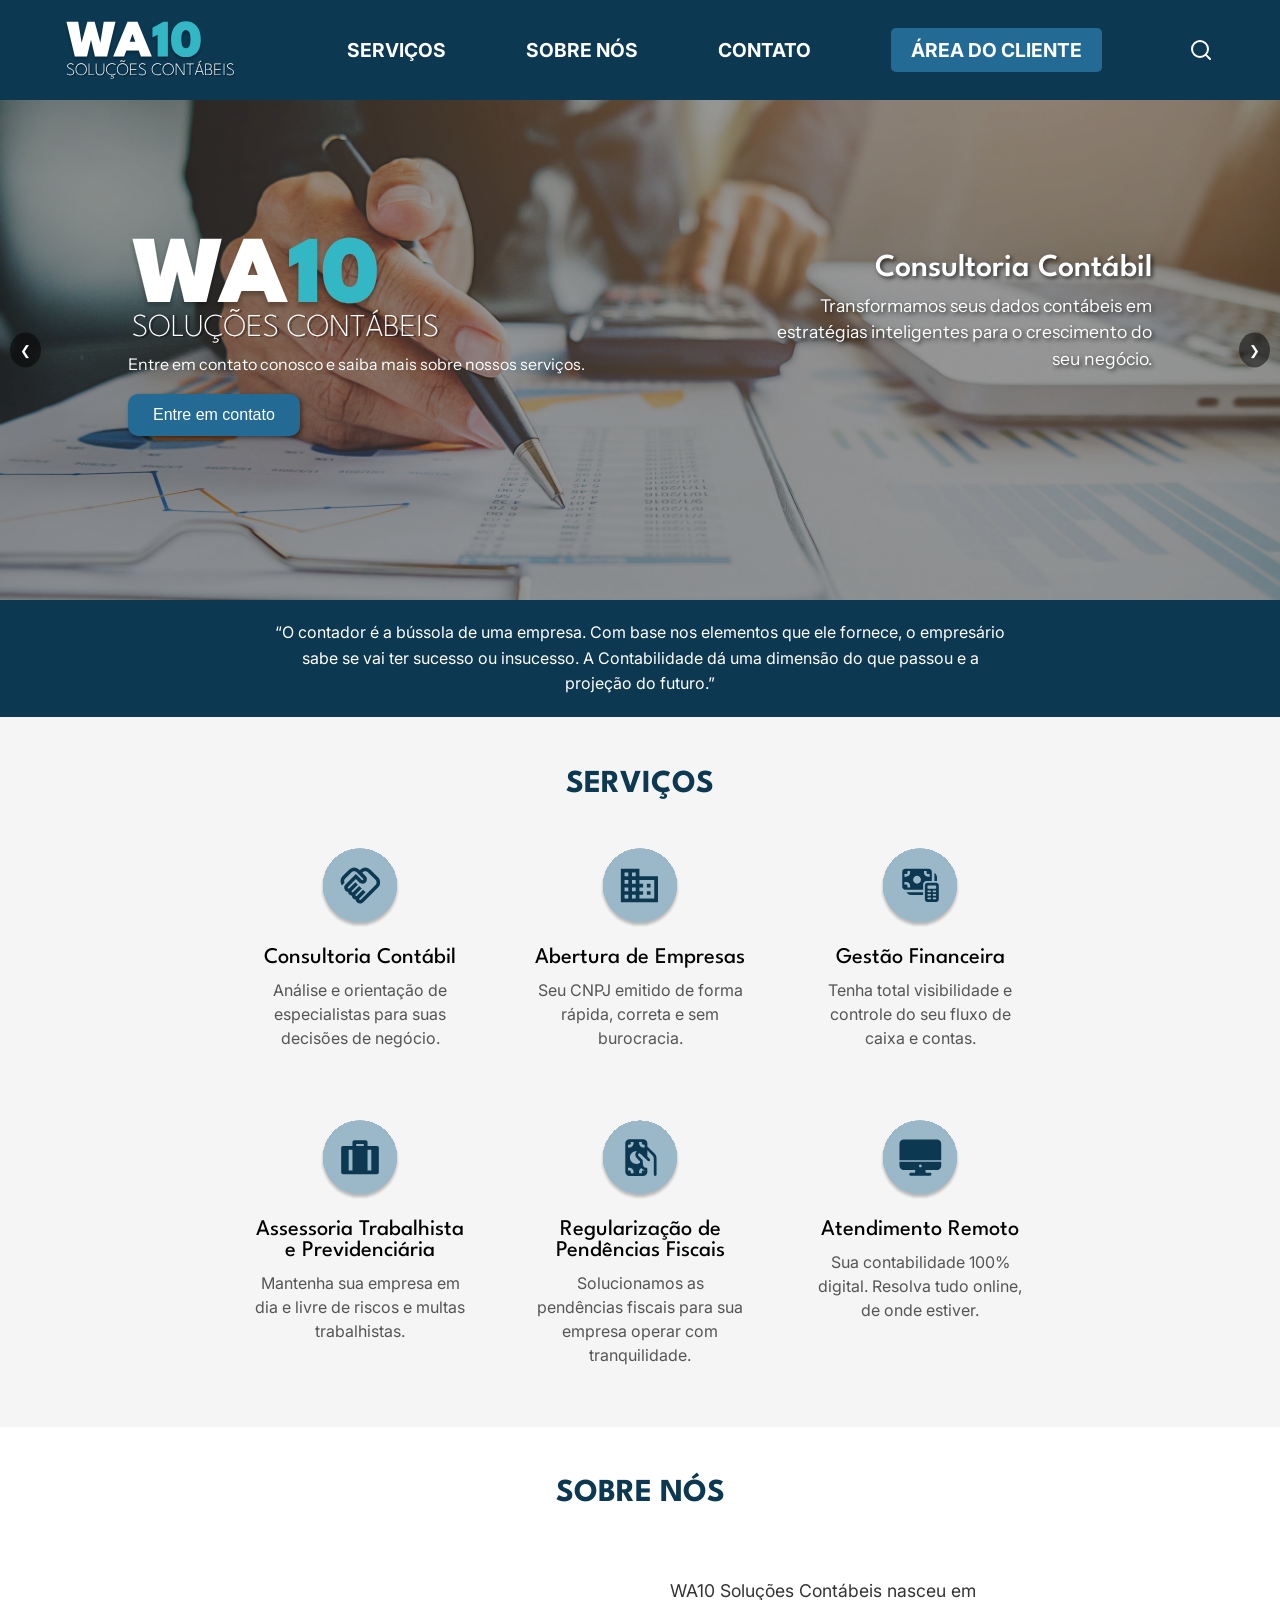
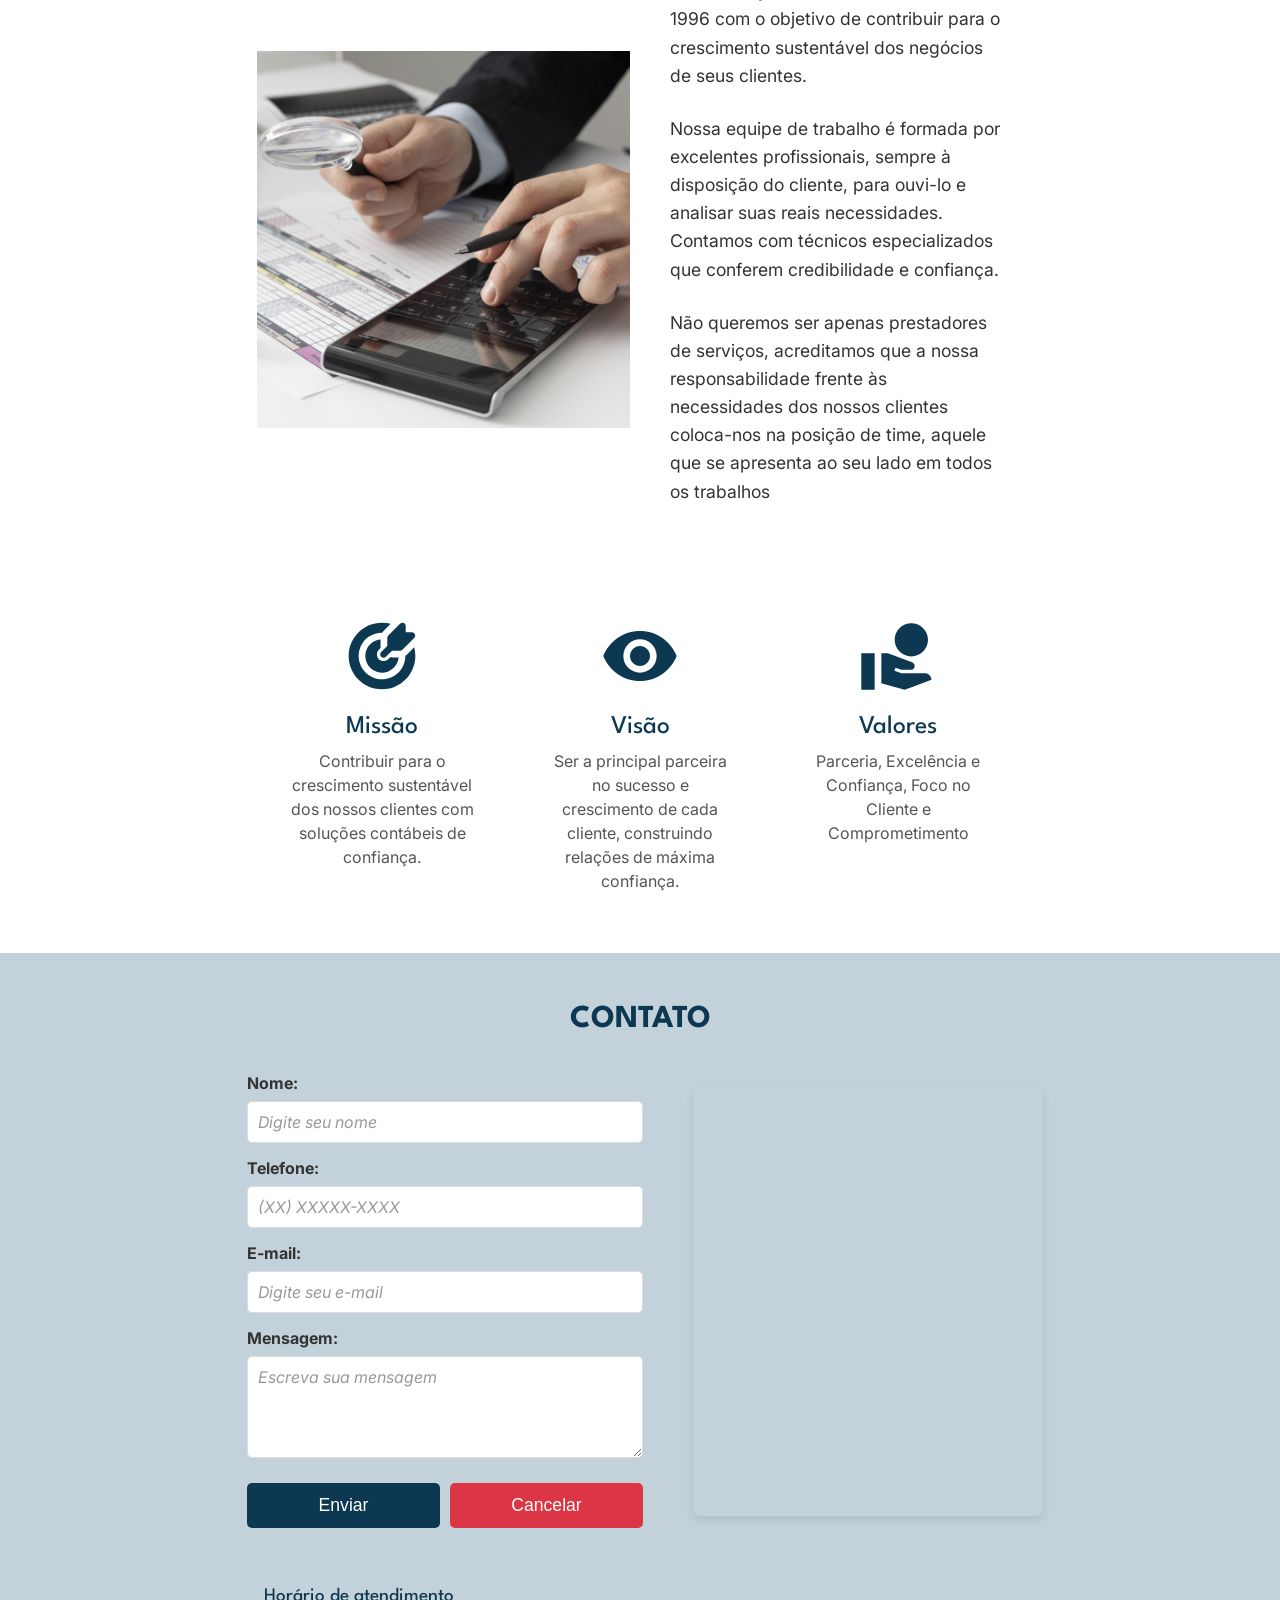
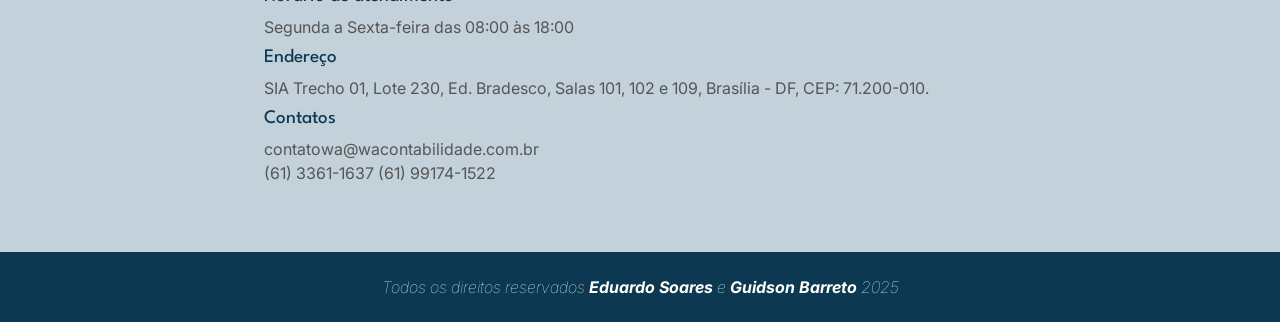
<file: Projeto Integrador 2° Semestre-WA10/index.html>
<!DOCTYPE html>
<html lang="pt-br">
<head>
    <meta charset="UTF-8">
    <meta name="viewport" content="width=device-width, initial-scale=1.0">
    <meta name="description" content="WA10 Soluções Contábeis oferece serviços de contabilidade, consultoria contábil, gestão financeira, atendimento remoto, abertura de empresas, regularização fiscal e assessoria trabalhista em Brasília. Nossa missão é contribuir para o crescimento sustentável dos negócios de nossos clientes com soluções contábeis de confiança.">
    <meta name="keywords" content="Contabilidade, Consultoria Contábil, Gestão Financeira, Atendimento Remoto, Abertura de Empresas, Regularização Fiscal, Assessoria Trabalhista, Brasília, WA10 Soluções Contábeis">
    <meta name="author" content="WA10 Soluções Contábeis">
    <title>WA10 Soluções Contábeis</title>
    <link rel="stylesheet" href="style.css">
    <script src="slide.js" defer></script>
    <script src="botoes.js" defer></script>
    <script src="menu.js" defer></script>
</head>
<body>
        
<nav>
    <div class="nav-conteudo">
        <a href="#" class="logo-menu"><img class="logo-menu" src="Icones/Logo.svg" alt="Logo em azul claro e branco escrito WA10."></a>

        <div class="menu-links" id="menu-links-pc">
            <a href="#pag-servicos"><b>SERVIÇOS</b></a>
            <a href="#pag-sobre"><b>SOBRE NÓS</b></a>
            <a href="#pag-contato"><b>CONTATO</b></a>
            <a href="login.html" class="botao-portal"><b>ÁREA DO CLIENTE</b></a>
        </div>

        <div class="pesquisa-container" id="pesquisa-container">
            <input type="search" class="search-input" id="search-input" placeholder="Pesquisar">
            <button class="botao-pesquisa" id="botao-pesquisa" aria-label="Abrir/Fechar pesquisa">
                <svg xmlns="http://www.w3.org/2000/svg" width="24" height="24" viewBox="0 0 24" fill="none" stroke="currentColor" stroke-width="2" stroke-linecap="round" stroke-linejoin="round"><circle cx="11" cy="11" r="8"></circle><line x1="21" y1="21" x2="16.65" y2="16.65"></line></svg>
            </button>
        </div>
    </div>

    <div class="menu-lateral" id="menu-lateral">
        <a href="#pag-servicos"><b>SERVIÇOS</b></a>
        <a href="#pag-sobre"><b>SOBRE NÓS</b></a>
        <a href="#pag-contato"><b>CONTATO</b></a>
        <a href="login.html" class="botao-portal-mobile"><b>ÁREA DO CLIENTE</b></a>
    </div>

    <button class="menu-hamburguer" id="menu-hamburguer" aria-label="Abrir menu">
        <span class="linha"></span>
        <span class="linha"></span>
        <span class="linha"></span>
    </button>
</nav>

    <header>
        <div class="carousel">
            <div class="carousel-inner">
                <div class="carousel-item active">
                    <img class="slide" src="img/Banner1.jpg" alt="Uma pessoa está digitando em um laptop, com gráficos e números visíveis na tela. Ao lado do laptop, há uma prancheta com um documento e uma caneta."> 
                    <div class="sobreposicao-slide"> 
                        <div class="conteudo-alinhado-d-slide"> 
                        <h1 class="titulo-legenda">Consultoria Contábil</h1>
                        <p class="texto-servico">Transformamos seus dados contábeis em estratégias inteligentes para o crescimento do seu negócio.</p>
                        </div>

                        <div class="conteudo-alinhado-e-slide"> 
                            <div class="logo"><img id="logo" src="Icones/Logo.svg" alt="Logo em azul claro e branco escrito WA10."></div>
                            <p class="texto-acao">Entre em contato conosco e saiba mais sobre nossos serviços.</p>
                            <button class="botao-acao"><a href="#pag-contato">Entre em contato</a></button>
                        </div>
                    </div>
                </div>
                <div class="carousel-item">
                    <img class="slide" src="img/Banner2.jpg" alt="Uma pessoa está usando uma caneta para apontar para um documento com gráficos e tabelas, enquanto a outra mão opera uma calculadora. Há um laptop ao fundo.">
                    <div class="sobreposicao-slide">
                        <div class="conteudo-alinhado-d-slide">
                        <h1 class="titulo-legenda">Atendimento Remoto</h1>
                        <p class="texto-servico">Fale com nossos especialistas com a mesma segurança de uma reunião presencial, mas com a agilidade que só o ambiente digital oferece.</p>
                       </div> 
                       <div class="conteudo-alinhado-e-slide">
                            <div class="logo"><img id="logo" src="Icones/Logo.svg" alt="Logo em azul claro e branco escrito WA10."></div>
                            <p class="texto-acao">Experimente a praticidade do nosso atendimento digital</p>
                            <button class="botao-acao"><a href="#pag-contato">Entre em Contato</a></button>
                        </div>
                    </div>
                </div>
                <div class="carousel-item">
                    <img class="slide" src="img/Banner3.jpg" alt="Uma mão estendida, com a palma para cima, mostra uma projeção de um gráfico de barras com uma seta apontando para cima, simbolizando crescimento.">
                    <div class="sobreposicao-slide">
                        <div class="conteudo-alinhado-d-slide">
                        <h1 class="titulo-legenda">Gestão Financeira</h1>
                        <p class="texto-servico">Deixe a rotina financeira conosco e ganhe mais tempo para focar no que realmente importa: o crescimento da sua empresa.</p>
                        </div>
                        <div class="conteudo-alinhado-e-slide">
                            <div class="logo"><img id="logo" src="Icones/Logo.svg" alt="Logo em azul claro e branco escrito WA10."></div>
                            <p class="texto-acao">Descubra como podemos cuidar do seu financeiro.</p>
                            <button class="botao-acao"><a href="#pag-contato">Entre em contato</a></button>
                        </div>
                    </div>
                </div>
            </div>
            <button class="carousel-control-prev" onclick="prevSlide()">&#10094;</button>
            <button class="carousel-control-next" onclick="nextSlide()">&#10095;</button>
        </div>
    </header>

    <article id="frase"> 
        <p id>“O contador é a bússola de uma empresa. Com base nos elementos que ele fornece, o empresário sabe se vai ter sucesso ou insucesso. A Contabilidade dá uma dimensão do que passou e a projeção do futuro.”</p>
    </article>

    <main id="pag-servicos">
        <h2>SERVIÇOS</h2>
        
        <div id="servicos"> 
            <div class="card">
                <div class="icone">
                    <img src="Icones/Servico_1.svg" alt=""> 
                </div>
                <div class="titulo-servico">
                    <h4>Consultoria Contábil</h4>
                </div>
                <div class="descricao-servico">
                    <p class="p-card"> Análise e orientação de especialistas para suas decisões de negócio.</p> <!--Classe específica para o P dos cards-->
                </div>
            </div>

            <div class="card">
                <div class="icone">
                    <img src="Icones/Servico_2.svg" alt="">
                </div>
                <div class="titulo-servico">
                    <h4>Abertura de Empresas</h4>
                </div>
                <div class="descricao-servico">
                    <p class="p-card">Seu CNPJ emitido de forma rápida, correta e sem burocracia.</p>
                </div>
            </div>
            
            <div class="card">
                <div class="icone">
                    <img src="Icones/Servico_3.svg" alt="">
                </div>
                <div class="titulo-servico">
                    <h4>Gestão Financeira</h4>
                </div>
                <div class="descricao-servico">
                    <p class="p-card">Tenha total visibilidade e controle do seu fluxo de caixa e contas.</p>
                </div>
            </div>

            <div class="card">
                <div class="icone">
                    <img src="Icones/Servico_4.svg" alt="">
                </div>
                <div class="titulo-servico">
                    <h4>Assessoria Trabalhista e Previdenciária</h4>
                </div>
                <div class="descricao-servico">
                    <p class="p-card">Mantenha sua empresa em dia e livre de riscos e multas trabalhistas.</p>
                </div>
            </div>

            <div class="card">
                <div class="icone">
                    <img src="Icones/Servico_5.svg" alt="">
                </div>
                <div class="titulo-servico">
                    <h4>Regularização de Pendências Fiscais</h4>
                </div>
                <div class="descricao-servico">
                    <p class="p-card">Solucionamos as pendências fiscais para sua empresa operar com tranquilidade.</p>
                </div>
            </div>

            <div class="card">
                <div class="icone">
                    <img src="Icones/Servico_6.svg" alt="">
                </div>
                <div class="titulo-servico">
                    <h4>Atendimento Remoto</h4>
                </div>
                <div class="descricao-servico">
                    <p class="p-card">Sua contabilidade 100% digital. Resolva tudo online, de onde estiver.</p>
                </div>
            </div>
        </div>
    </main>

    <section id="pag-sobre"> 
        <h2>SOBRE NÓS</h2>
        <div class="conteudo-sobre">
            <div id="foto-sobre"> 
                <img src="img/Seção-sobre.jpg" alt="Uma pessoa está analisando documentos financeiros com uma lupa em uma mão e usando uma caneta e uma calculadora com a outra mão.">
            </div>
            <div id="texto-sobre-nos"> 
            <p>WA10 Soluções Contábeis nasceu em 1996 com o objetivo de contribuir para o crescimento sustentável dos negócios de seus clientes.</p>

            <p>Nossa equipe de trabalho é formada por excelentes profissionais, sempre à disposição do cliente, para ouvi-lo e analisar suas reais necessidades. Contamos com técnicos especializados que conferem credibilidade e confiança.</p>

            <p>Não queremos ser apenas prestadores de serviços, acreditamos que a nossa responsabilidade frente às necessidades dos nossos clientes coloca-nos na posição de time, aquele que se apresenta ao seu lado em todos os trabalhos </p>
            </div>
        </div>

        <div class="mvv-container">
        <div class="missao-visao-valores">
            <div class="sobre-icone"> <img src="Icones/missao.svg" alt=""></div>
            <div class="sobre-titulo"><h4>Missão</h4></div>
            <div class="sobre-texto"><p>Contribuir para o crescimento sustentável dos nossos clientes com soluções contábeis de confiança.</p></div>
        </div>

        <div class="missao-visao-valores">
            <div class="sobre-icone"><img src="Icones/visao.svg" alt=""></div>
            <div class="sobre-titulo"><h4>Visão</h4></div>
            <div class="sobre-texto"><p>Ser a principal parceira no sucesso e crescimento de cada cliente, construindo relações de máxima confiança.</p></div>
        </div>
        <div class="missao-visao-valores">
            <div class="sobre-icone"><img src="Icones/valores.svg" alt=""></div>
            <div class="sobre-titulo"><h4>Valores</h4></div>
            <div class="sobre-texto"><p>Parceria, Excelência e Confiança, Foco no Cliente e Comprometimento</p></div>
        </div>

        

    </section>

    <section id="pag-contato">
        <h2>CONTATO</h2>

        <div class="formulario">
            <form action="#" method="get">
                <label for="nome">Nome:</label>
                <input type="text" id="nome" name="nome" required placeholder="Digite seu nome">

                <label for="telefone">Telefone:</label>
                <input type="tel" name="telefone" id="telefone" required placeholder="(XX) XXXXX-XXXX" pattern="\(\d{2}\) \d{5}-\d{4}" title="Formato: (XX) XXXXX-XXXX">

                <label for="email">E-mail:</label>
                <input type="email" id="email" name="email" required   placeholder="Digite seu e-mail">

                <label for="mensagem">Mensagem:</label>
                <textarea id="mensagem" name="mensagem" rows="4" required placeholder="Escreva sua mensagem"></textarea>

                <div class="botoes-form"> <button type="submit" class="botao-enviar">Enviar</button> <button type="button" class="botao-cancelar">Cancelar</button> </div>
            </form>

            <div id="mapa">
                <iframe src="https://www.google.com/maps/embed?pb=!1m18!1m12!1m3!1d3838.936165154478!2d-47.9538421!3d-15.8073196!2m3!1f0!2f0!3f0!3m2!1i1024!2i768!4f13.1!3m3!1m2!1s0x935a311fd2cb652d%3A0x65cdfd1df3371b3e!2zV0ExMCBTb2x1w6fDtWVzIENvbnTDoWJlaXM!5e0!3m2!1spt-BR!2sbr!4v1752683069348!5m2!1spt-BR!2sbr" width="30%" height="450" style="border: 1px;;" allowfullscreen="" loading="lazy" referrerpolicy="no-referrer-when-downgrade"></iframe>
            </div>
        </div>

        <div id="infos">
            <div class="funcionamento">
                <h4>Horário de atendimento</h4>
                <p>Segunda a Sexta-feira das 08:00 às 18:00</p>
            </div>
            <div class="funcionamento">
                <h4>Endereço</h4>
                <p>SIA Trecho 01, Lote 230, Ed. Bradesco, Salas 101, 102 e 109, Brasília - DF, CEP: 71.200-010.</p>
            </div>
            <div class="funcionamento">
                <h4>Contatos</h4>
                <p>contatowa@wacontabilidade.com.br </p>
                <p>(61) 3361-1637 (61) 99174-1522</p>
            </div>

            
            
        </div>
    </section>

    <div id="bt-topo"> 
        <a href="#"><img src="Icones/topo.svg" alt="Clique para voltar ao topo"></a>
    </div>

    <div id="whats"><img src="Icones/logo-whatsapp.svg" alt="Logo Whatsapp"></div>

    <div id="insta"><img src="Icones/logo_instagram.svg"></div>

    <div id="face"><img src="Icones/logo_facebook.svg"></div>
    
    <footer>
        <p>Todos os direitos reservados <strong>Eduardo Soares</strong> e <strong>Guidson Barreto</strong>  2025</p>
    </footer>

</body>
</html>
</file>
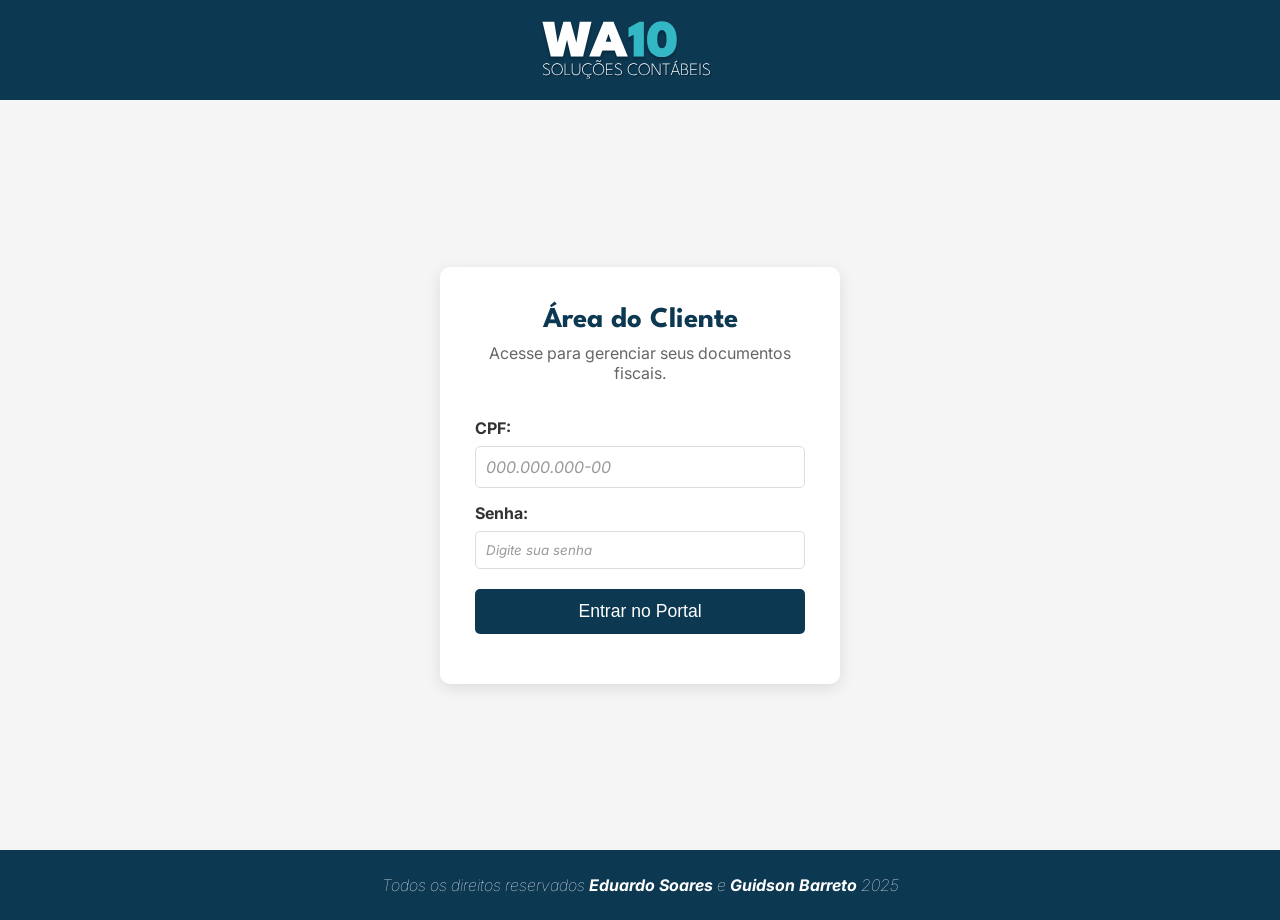
<file: Projeto Integrador 2° Semestre-WA10/login.html>
<!DOCTYPE html>
<html lang="pt-br">
<head>
    <meta charset="UTF-8">
    <meta name="viewport" content="width=device-width, initial-scale=1.0">
    <title>Login - WA10 Portal do Cliente</title>
    <link rel="stylesheet" href="style.css">
    <link rel="icon" type="image/svg+xml" href="Icones/Logo.svg">
</head>
<body>
        
    <nav style="justify-content: center;">
        <div class="nav-conteudo" style="justify-content: center; width: auto;">
            <a href="index.html" class="logo-menu">
                <img class="logo-menu" src="Icones/Logo.svg" alt="Logo WA10 Soluções Contábeis">
            </a>
        </div>
    </nav>

    <main id="pag-login">
        <div class="login-card">
            <h2>Área do Cliente</h2>
            <p style="margin-bottom: 25px; color: #666; font-family: 'Inter';">
                Acesse para gerenciar seus documentos fiscais.
            </p>
            
            <div class="formulario" style="width: 100%; margin: 0;">
                <form action="portal.html">
                    
                    <label for="cpf" style="text-align: left;">CPF:</label>
                    <input type="text" id="cpf" name="cpf" required placeholder="000.000.000-00">

                    <label for="senha" style="text-align: left;">Senha:</label>
                    <input type="password" id="senha" name="senha" required placeholder="Digite sua senha" 
                           style="padding: 10px; margin-bottom: 20px; border: 1px solid #ddd; border-radius: 5px; width: 100%; box-sizing: border-box; font-family: 'Inter';">

                    <button type="submit" class="botao-enviar">Entrar no Portal</button>
                    
                </form>
            </div>
        </div>
    </main>

    <footer>
        <p>Todos os direitos reservados <strong>Eduardo Soares</strong> e <strong>Guidson Barreto</strong> 2025</p>
    </footer>

</body>
</html>
</file>
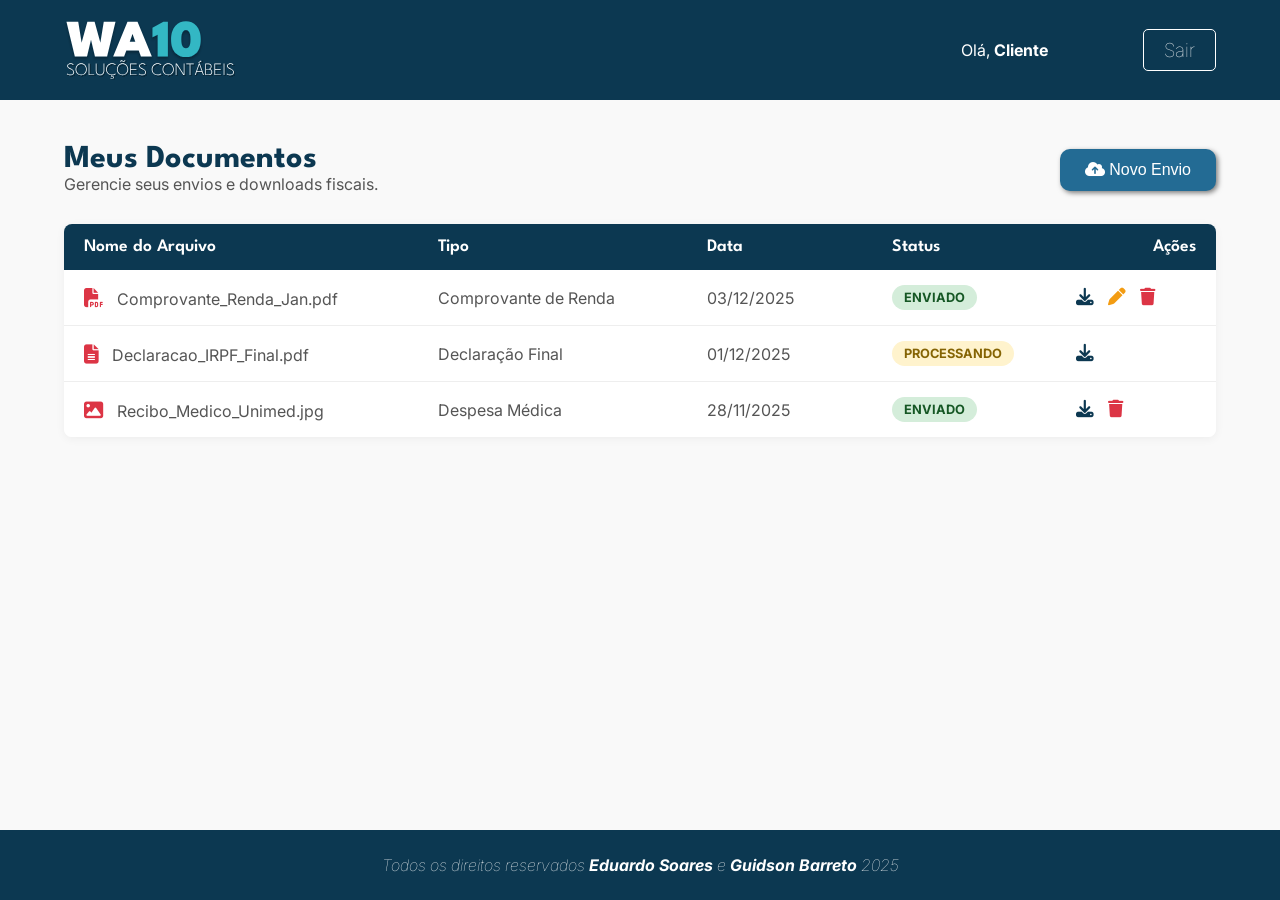
<file: Projeto Integrador 2° Semestre-WA10/portal.html>
<!DOCTYPE html>
<html lang="pt-br">
<head>
    <meta charset="UTF-8">
    <meta name="viewport" content="width=device-width, initial-scale=1.0">
    <title>Painel do Cliente - WA10 Soluções Contábeis</title>
    <link rel="stylesheet" href="style.css">
    <link rel="stylesheet" href="https://cdnjs.cloudflare.com/ajax/libs/font-awesome/6.4.0/css/all.min.css">
</head>
<body>
        
    <nav>
        <div class="nav-conteudo" style="">
            <a href="index.html" class="logo-menu">
                <img class="logo-menu" src="Icones/Logo.svg" alt="Logo WA10">
            </a>
            
            <div class="menu-links">
                <span style="color: white; font-family: 'Inter'; font-size: 1rem; margin-right: 15px;">
                    Olá, <strong>Cliente</strong>
                </span>
                <a href="login.html" class="btn-sair">Sair</a>
            </div>
        </div>
    </nav>

    <main id="pag-portal">
        
        <div class="portal-header">
            <div>
                <h2>Meus Documentos</h2>
                <p>
                    Gerencie seus envios e downloads fiscais.
                </p>
            </div>
            <button class="botao-acao">
                <i class="fa-solid fa-cloud-arrow-up"></i> Novo Envio
            </button>
        </div>

        <div class="lista-docs-container">
            
            <div class="doc-header">
                <div>Nome do Arquivo</div>
                <div>Tipo</div>
                <div>Data</div>
                <div>Status</div>
                <div style="text-align: right;">Ações</div>
            </div>

            <div class="doc-item">
                <div class="doc-col" data-label="Arquivo">
                    <span class="file-icon"><i class="fa-solid fa-file-pdf"></i></span>
                    Comprovante_Renda_Jan.pdf
                </div>
                <div class="doc-col" data-label="Tipo">Comprovante de Renda</div>
                <div class="doc-col" data-label="Data">03/12/2025</div>
                <div class="doc-col" data-label="Status">
                    <span class="status enviado">Enviado</span>
                </div>
                <div class="doc-col acoes" data-label="Ações">
                    <button class="btn-icon" title="Baixar"><i class="fa-solid fa-download"></i></button>
                    <button class="btn-icon" title="Editar" style="color: #f39c12;"><i class="fa-solid fa-pen"></i></button>
                    <button class="btn-icon" title="Excluir" style="color: #dc3545;"><i class="fa-solid fa-trash"></i></button>
                </div>
            </div>

            <div class="doc-item">
                <div class="doc-col" data-label="Arquivo">
                    <span class="file-icon"><i class="fa-solid fa-file-lines"></i></span>
                    Declaracao_IRPF_Final.pdf
                </div>
                <div class="doc-col" data-label="Tipo">Declaração Final</div>
                <div class="doc-col" data-label="Data">01/12/2025</div>
                <div class="doc-col" data-label="Status">
                    <span class="status pendente">Processando</span>
                </div>
                <div class="doc-col acoes" data-label="Ações">
                    <button class="btn-icon" title="Baixar"><i class="fa-solid fa-download"></i></button>
                </div>
            </div>

            <div class="doc-item">
                <div class="doc-col" data-label="Arquivo">
                    <span class="file-icon"><i class="fa-solid fa-image"></i></span>
                    Recibo_Medico_Unimed.jpg
                </div>
                <div class="doc-col" data-label="Tipo">Despesa Médica</div>
                <div class="doc-col" data-label="Data">28/11/2025</div>
                <div class="doc-col" data-label="Status">
                    <span class="status enviado">Enviado</span>
                </div>
                <div class="doc-col acoes" data-label="Ações">
                    <button class="btn-icon" title="Baixar"><i class="fa-solid fa-download"></i></button>
                    <button class="btn-icon" title="Excluir" style="color: #dc3545;"><i class="fa-solid fa-trash"></i></button>
                </div>
            </div>

        </div>
    </main>

    <footer>
        <p>Todos os direitos reservados <strong>Eduardo Soares</strong> e <strong>Guidson Barreto</strong> 2025</p>
    </footer>

</body>
</html>
</file>
<file: Projeto Integrador 2° Semestre-WA10/style.css>
@import url('https://fonts.googleapis.com/css2?family=Instrument+Sans:ital,wght@0,400..700;1,400..700&family=Inter:ital,opsz,wght@0,14..32,100..900;1,14..32,100..900&family=League+Spartan:wght@100..900&display=swap');

* {
    margin: 0;
    padding: 0;
    box-sizing: border-box;
}

@import url('https://fonts.googleapis.com/css2?family=Instrument+Sans:ital,wght@0,400..700;1,400..700&family=Inter:ital,opsz,wght@0,14..32,100..900;1,14..32,100..900&family=League+Spartan:wght@100..900&display=swap');


.carousel {
    position: relative;
    width: 100%;
    overflow: hidden;
}

.carousel-inner {
    display: flex;

    transition: transform 0.5s ease;
}

.carousel-item {
    min-width: 100%;
    position: relative;

    display: flex;

    justify-content: center;

    align-items: center;

}


.carousel-control-prev,
.carousel-control-next {
    position: absolute;
    top: 50%;
    transform: translateY(-50%);
    background-color: rgba(0, 0, 0, 0.5);
    color: white;
    border: none;
    padding: 10px;
    cursor: pointer;
    border-radius: 50%;
    z-index: 3;
}

.carousel-control-prev {
    left: 10px;
}

.carousel-control-next {
    right: 10px;
}


.slide {
    width: 100%;
    height: 350px;
    display: block;
    height: auto;
    max-height: 500px;
    object-fit: cover;
    filter: brightness(0.6);
}

.sobreposicao-slide {
    position: absolute;
    top: 0;
    left: 0;
    width: 100%;
    height: 100%;
    display: flex;
    flex-direction: column;
    box-sizing: border-box;
    z-index: 2;
    color: white;

}

p {
    font-family: 'Inter', sans-serif;
}

h1,
h4 {
    font-family: 'League Spartan', sans-serif;
    font-weight: 450;
}

.descricao-servico {
    font-family: 'Instrument Sans', sans-serif;
}

.titulo-legenda {
    font-family: 'League Spartan', sans-serif;
    position: static;
    margin-bottom: 10px;
    text-shadow: 2px 2px 4px rgba(0, 0, 0, 0.7);
    font-size: 2rem;
    font-weight: 550;
    align-self: flex-end;
    text-align: right;
}

.texto-servico {
    font-family: 'Instrument Sans', sans-serif;
    text-shadow: 2px 2px 4px rgba(0, 0, 0, 0.7);
    margin-bottom: 20px;
    max-width: 50%;
    font-size: 1.1rem;
    line-height: 1.5;
    align-self: flex-end;
    text-align: right;
}


.conteudo-alinhado-d-slide {
    
    text-align: right;
    width: 100%;
    display: flex;
    flex-direction: column;
    align-items: flex-end;
    padding-left: 30%;
    padding-right: 10%;
    padding-top: 12%;
    position: absolute;

}

.conteudo-alinhado-e-slide {
    
    text-align: left;
    width: 100%;
    display: flex;
    flex-direction: column;
    align-items: flex-start;
    padding-left: 10%;
    padding-right: 30%;
    padding-top: 10%;
    position: absolute;
}

.logo {
    margin-bottom: 5px;
    width: 150px;
    height: auto;

}

.texto-acao {
    font-family: 'Instrument Sans', sans-serif;
    margin-bottom: 20px;
    font-size: 1rem;

}

.botao-acao {
    padding: 12px 25px;
    background-color: #236B94;
    color: white;
    border: none;
    box-shadow: 2px 2px 5px rgba(0, 0, 0, 0.5);
    border-radius: 10px;
    cursor: pointer;
    font-size: 1rem;
    transition: background-color 0.3s ease;
}

.botao-acao:hover {
    background-color: #1a516d;
}

.botao-acao a {
    color: inherit;
    text-decoration: none;
    display: block;
}

nav {
    width: 100%;
    background-color: #0C3851;
    position: sticky;
    top: 0px;
    z-index: 10;
    display: flex;
    justify-content: center;
    align-items: center;
    padding: 1rem 0;
}


.nav-conteudo {
    width: 70%;
    display: flex;
    justify-content: space-evenly;
    align-items: center;
    gap: 40px;
}

.logo-menu {
    width: 200px;
    height: auto;
}

.menu-links {
    display: flex;
    gap: 80px;
    align-items: center;
}

.menu-links a {
    color: white;
    font-family: "Inter", sans-serif;
    text-decoration: none;
    font-size: 1.2rem;
    font-weight: lighter;
    transition: color 0.3s ease;
}

.menu-links a:hover {
    color: #a7d9f7;
}

.pesquisa-container {
    display: flex;
    align-items: center;
}

.botao-pesquisa {
    background: none;
    border: none;
    cursor: pointer;
    padding: 5px;
}

.botao-pesquisa svg {
    stroke: white;
    width: 22px;
    height: 22px;
}

.search-input {
    width: 0;
    padding: 8px 0;
    border: none;
    border-bottom: 2px solid white;
    background-color: transparent;
    color: white;
    font-size: 1rem;
    font-family: "Inter", sans-serif;
    outline: none;
    opacity: 0;
    visibility: hidden;
    transition: all 0.4s ease-in-out;
    transform: translateX(20px);
}

.search-input::placeholder {
    color: rgba(255, 255, 255, 0.7);
}

.pesquisa-container.ativo .search-input {
    width: 200px;
    opacity: 1;
    visibility: visible;
    padding: 8px 10px;
    transform: translateX(0);
}


.menu-lateral {
    display: none;
}

.menu-hamburguer {
    display: none;
}

#frase {
    width: 100%;
    height: auto;
    background-color: #0C3851;
    padding: 20px;
    clear: both;
}

#frase p {
    color: white;
    font-family: "Inter";
    font-size: 1rem;
    text-align: center;
    padding: 0 20%;
    line-height: 1.6;
}

#pag-servicos {

    width: 100%;
    min-height: auto;
    padding: 40px 20px;
    float: left;
    background-color: #f5f5f5;
}

#pag-servicos h2 {
    font-family: 'League Spartan', sans-serif;
    text-align: center;
    font-size: 2rem;
    margin-top: 0.8rem;
    margin-bottom: 1.8rem;
    color: #0C3851;

}

#servicos {
    display: flex;
    flex-wrap: wrap;
    justify-content: center;
    gap: 30px;
    max-width: 70%;
    margin: 0 auto;
}

.card {
    padding: 20px;
    text-align: center;
    max-width: 250px;
    display: flex;
    flex-direction: column;
    align-items: center;
    transition: transform 0.3s ease;
}

.card:hover {
    transform: translateY(-5px);
}

.icone img {
    width: 80px;
    height: 80px;
    margin-bottom: 15px;
    border-radius: 50%;
}



.titulo-servico h4 {
    font-size: 1.4rem;
    margin-bottom: 10px;
    text-align: center;
}

.p-card {
    font-size: 1rem;
    color: #555;
    line-height: 1.5;
    text-align: center;
}


#pag-sobre {
    width: 100%;
    background-color: #ffffff;
    clear: both;
    padding: 40px 20px;
    display: flex;
    flex-direction: column;
    align-items: center;
}


#pag-sobre h2 {
    font-family: 'League Spartan', sans-serif;
    text-align: center;
    font-size: 2rem;
    margin-top: 0.8rem;
    margin-bottom: 1.8rem;
    color: #0C3851;

}

.conteudo-sobre {
    display: flex;
    flex-wrap: wrap;
    justify-content: center;
    align-items: center;
    gap: 20px;
    max-width: 1000px;
    margin: 0 auto;
    padding: 20px;
    width: 70%;
}

#foto-sobre {
    flex: 1;
    min-width: 280px;
    max-width: 45%;
}

#foto-sobre img {
    max-width: 100%;
    height: 70%;
}

#texto-sobre-nos {
    flex: 2;
    min-width: 280px;
    max-width: 45%;
    display: flex;
    flex-direction: column;
    gap: 25px;
    ;
    font-size: 1.1rem;
    line-height: 1.6;
    color: #333;
    padding: 20px;
    align-items: center;

}

#texto-sobre-nos p {
    margin: 0;
    text-align: left;
    font-family: 'Inter', sans-serif;
}

.mvv-container {
    display: flex;
    flex-wrap: wrap;
    justify-content: center;
    gap: 30px;
    width: 60%;
    max-width: 1200px;
    margin-top: 50px;
}

.missao-visao-valores {
    display: flex;
    flex-direction: column;
    align-items: center;
    text-align: center;
    flex: 1;
    min-width: 200px;
    max-width: 50%;
    padding: 20px;
    transition: transform 0.3s ease;
}


.missao-visao-valores .sobre-icone {
    margin-bottom: 15px;
}

.missao-visao-valores .sobre-icone img {
    width: 80px;
    height: 80px;
}

.missao-visao-valores .sobre-titulo {
    font-size: 1.6rem;
    font-weight: bold;
    color: #0C3851;
    margin-bottom: 10px;
}

.missao-visao-valores .sobre-titulo p {
    margin: 0;
}

.missao-visao-valores .sobre-texto {
    font-size: 1rem;
    color: #555;
    line-height: 1.5;
}

.sobre-texto {
    font-family: 'Inter', sans-serif;
}

.sobre-titulo {
    font-family: 'League Sparta', sans-serif;
}


#pag-contato {
    width: 100%;
    height: auto;
    background-color: #c3d2da;
    clear: both;

}

#pag-contato {
    width: 100%;
    min-height: 500px;
    background-color: #c3d2da;
    clear: both;
    padding: 40px 20px;
    display: flex;
    flex-direction: column;
    align-items: center;
}

#pag-contato h2 {
    font-family: 'League Spartan', sans-serif;
    text-align: center;
    font-size: 2rem;
    margin-top: 0.8rem;
    margin-bottom: 1.8rem;
    color: #0C3851;

}

.formulario {
    display: flex;
    flex-wrap: wrap;
    justify-content: center;
    align-items: center;
    gap: 40px;
    width: 65%;
    max-width: 1000px;
    margin: 0 auto;
}

.formulario form {
    flex: 1;
    min-width: 350px;
    max-width: 100%;
    display: flex;
    flex-direction: column;
    padding: 10px;
}

.formulario label {
    margin-bottom: 8px;
    font-weight: bold;
    color: #333;
}

.formulario input[type="text"],
.formulario input[type="tel"],
.formulario input[type="email"],
.formulario textarea {
    padding: 10px;
    margin-bottom: 15px;
    border: 1px solid #ddd;
    border-radius: 5px;
    font-size: 1rem;
    width: 100%;
    box-sizing: border-box;
}

.formulario textarea {
    resize: vertical;
}

.formulario button {
    padding: 12px 20px;
    background-color: #0C3851;
    color: white;
    border: none;
    border-radius: 5px;
    cursor: pointer;
    font-size: 1.1rem;
    transition: background-color 0.3s ease;
    align-self: flex-start;
}

.formulario button:hover {
    background-color: #236B94;
}

.botoes-form {
    display: flex;
    gap: 10px;
    margin-top: 10px;
    width: 100%;
    justify-content: space-between;
}

.botoes-form button {
    padding: 12px 20px;
    color: white;
    border: none;
    border-radius: 5px;
    cursor: pointer;
    font-size: 1.1rem;
    transition: background-color 0.3s ease;
    flex: 1;
    max-width: calc(50% - 1%);
    box-sizing: border-box;
}

.botoes-form .botao-enviar {
    background-color: #0C3851;
}

.botoes-form .botao-enviar:hover {
    background-color: #236B94;
}

.botoes-form .botao-cancelar {
    background-color: #dc3545;
}

.botoes-form .botao-cancelar:hover {
    background-color: #c82333;
}

label,
input,
textarea {
    font-family: 'Inter', sans-serif;
}

::placeholder {
    color: #999;
    font-style: italic;
    font-family: 'Inter', sans-serif;
}

#mapa {
    flex: 1;
    max-width: 350px;
    min-width: 350;
    display: flex;
    justify-content: center;
    align-items: center;
    border-radius: 8px;
    box-shadow: 0 4px 8px rgba(0, 0, 0, 0.1);
    height: 100%;

}

#mapa iframe {
    width: 100%;
    max-width: 100%;
    min-width: 350px;
    height: 430px;
    border: 2px;
    border-radius: 8px;
}

#infos {
    display: flex;
    flex-wrap: wrap;
    justify-content: center;
    align-items: flex-start;
    max-width: 65%;
    min-width: 350px;
    padding: 1.7rem;
    gap: 10px;
    margin: 0 auto;
    box-sizing: border-box;
    padding-top: 50px;

}

.funcionamento {
    flex: 1;
    min-width: 400px;
    max-width: 100%;
    display: flex;
    flex-direction: column;
    align-items: flex-start;

}

.funcionamento h4 {
    font-size: 1.2rem;
    color: #0C3851;
    margin-bottom: 10px;
    text-align: left;
    width: 100%;
}

.funcionamento p {
    font-size: 1rem;
    color: #555;
    line-height: 1.5;
    text-align: left;
    margin: 0;
    width: 100%;

}


#bt-topo {
    width: 60px;
    height: 60px;
    background-color: #0C3851;
    border-radius: 50%;
    position: fixed;
    bottom: 30px;
    right: 30px;
    display: none;
    opacity: 0;
    transition: opacity 0.3s ease-in-out, background-color 0.3s ease;
    z-index: 999;
    cursor: pointer;
    display: flex;
    justify-content: center;
    align-items: center;
    box-shadow: 0 4px 8px rgba(0, 0, 0, 0.2);
    
}

#bt-topo:hover {
    background-color: #236B94;
}

#bt-topo a {
    display: block;
    width: 100%;
    height: 100%;
    text-align: center;
    line-height: 60px;
    justify-content: center;
    align-items: center;

}

#bt-topo img {
    width: 60px;
    height: 60px;
    justify-content: center;
    align-items: center;
}

#whats,
#insta,
#face {
    width: 40px;
    height: 40px;
    border-radius: 50%;
    position: fixed;
    bottom: 20px;
    display: none;
    opacity: 0;
    transition: opacity 0.3s ease-in-out, transform 0.3s ease;
    z-index: 999;
    cursor: pointer;
    background-size: 70%;
    background-repeat: no-repeat;
    background-position: center;
    z-index: 10;
}

#whats {
    left: 30px;

}

#insta {
    left: 90px;
}

#face {
    left: 150px;
}

#whats:hover,
#insta:hover,
#face:hover {
    transform: translateY(-5px);
}

footer {
    width: 100%;
    height: auto;
    background-color: #0C3851;
    clear: both;
    align-items: center;
    justify-content: center;
    position: relative;
    z-index: 100;
}

footer p {
    font-family: 'Inter', Italic, sans-serif;
    font-weight: lighter;
    font-style: italic;
    color: white;
    text-align: center;
    padding: 25px 0;
    font-size: 1rem;
    margin: 0;
}


.show {
    display: flex !important;
    opacity: 1 !important;
}

@media (max-width: 900px) {
    .nav-conteudo {
        width: 90%;
    }
}

@media (max-width: 1040px) {

    .slide {
        width: 100%;
        display: block;
        height: 350px;
        max-height: 500px;
        object-fit: cover;
        filter: brightness(0.6);
    }


    .logo {
        margin-bottom: 5px;
        max-width: 20%;
        height: auto;

    }

    .texto-acao {
        font-family: 'Instrument Sans', sans-serif;
        margin-bottom: 20px;
        font-size: 1rem;
        max-width: 50%;

    }
}

@media (max-width: 700px) {



    .slide {
        max-height: 500px;
        object-fit: cover;
        width: 100%;
        display: block;
        height: 350px;

    }

    .sobreposicao-slide {
        display: flex;
        flex-direction: column;
        height: 100%;


        justify-content: space-around;

        align-items: center;
        padding: 20px 0;
        box-sizing: border-box;
    }

    .conteudo-alinhado-e-slide,
    .conteudo-alinhado-d-slide {
        position: static;
        width: 90%;
        padding: 0;
        display: flex;
        flex-direction: column;
        align-items: center;
        text-align: center;
    }



    .conteudo-alinhado-d-slide {
        order: 1;
    }


    .conteudo-alinhado-e-slide {
        order: 3;
    }


    .texto-servico,
    .logo {
        display: none;
    }


    .titulo-legenda {
        font-size: 1.8rem;
        width: 100%;
        text-align: center;
        align-self: center;
    }

    .botao-acao {
        order: 1;

    }


    .texto-acao {
        order: 2;
        margin-top: 15px;

    }

    .logo {
        display: none;
    }

    #frase {
        display: none;
    }

    
    #bt-topo {
        display: flex;
        opacity: 1;
        width: 40px;
        height: 40px;
        bottom: 20px;
        right: 20px;
    }
    #bt-topo img {
    width: 40px; 
    height: 40px; 
    justify-content: center;
    align-items: center;
}

    .logo-menu {
        width: 150px;
    }

    nav {
        justify-content: space-between;
        position: relative;
        padding: 1rem 5%;
        height: 4rem;
        position:sticky
    }

    .nav-conteudo {
        width: auto;
    }


    .nav-conteudo .menu-links,
    .nav-conteudo .pesquisa-container {
        display: none;
    }


    .nav-conteudo .logo-menu {
        width: 150px;
    }


    .menu-hamburguer {
        display: flex;
        border: none;
        background: none;
        cursor: pointer;
        flex-direction: column;
        gap: 5px;
        z-index: 1001;
    }

    .menu-hamburguer .linha {
        display: block;
        width: 25px;
        height: 3px;
        background-color: white;
        border-radius: 3px;
        transition: all 0.3s ease-in-out;
    }

    .menu-lateral {
        display: flex;
        position: fixed;
        top: 0;
        right: -100%;
        width: 70%;
        height: 100vh;
        background-color: #0C3851;
        flex-direction: column;
        justify-content: center;
        align-items: center;
        gap: 40px;
        transition: right 0.4s ease-in-out;
        padding: 0;
    }

    .menu-lateral a {
        color: white;
        font-family: "Inter", sans-serif;
        text-decoration: none;
        font-size: 1.2rem;
    }

    .menu-lateral.ativo {
        right: 0;
    }

    .menu-hamburguer.ativo .linha:nth-child(1) {
        transform: translateY(8px) rotate(45deg);
    }

    .menu-hamburguer.ativo .linha:nth-child(2) {
        opacity: 0;
    }

    .menu-hamburguer.ativo .linha:nth-child(3) {
        transform: translateY(-8px) rotate(-45deg);
    }


    #servicos {
        display: flex;
        flex-wrap: wrap;
        justify-content: center;
        gap: 30px;
        max-width: 80%;
        margin: 0 auto;
    }

    .card {
        padding: 20px;
        text-align: center;
        max-width: 350px;
        display: flex;
        flex-direction: column;
        align-items: center;
        transition: transform 0.3s ease;
    }

    .card:hover {
        transform: translateY(-5px);
    }

    .icone img {
        width: 80px;
        height: 80px;
        margin-bottom: 15px;
    }

    .conteudo-sobre {
        display: flex;
        flex-wrap: wrap;
        justify-content: center;
        gap: 30px;
        max-width: 80%;
        margin: 0 auto;
    }

    #foto-sobre {
        flex: 1;
        min-width: 300px;
        max-width: 320px;
    }

    #texto-sobre-nos p {
        margin: 0;
        text-align: left;
        min-width: 300px;
        font-family: 'Inter', sans-serif;
    }

    .mvv-container {
        display: flex;
        flex-wrap: wrap;
        justify-content: center;
        gap: 30px;
        width: 70%;
        margin-top: 50px;
        min-width: 350px;
    }

    .missao-visao-valores {
        display: flex;
        flex-direction: column;
        align-items: center;
        text-align: center;
        flex: 1;
        min-width: 250px;
        max-width: 50%;
        padding: 20px;
    }


    #pag-contato {
        width: 100%;
        height: auto;
        background-color: #A7B4BB;
        clear: both;

    }

    #pag-contato {
        width: 100%;
        min-height: 500px;
        background-color: #A7B4BB;
        clear: both;
        padding: 40px 20px;
        display: flex;
        flex-direction: column;
        align-items: center;
    }

    #pag-contato h2 {
        font-family: 'League Spartan', sans-serif;
        text-align: center;
        font-size: 2rem;
        margin-top: 0.8rem;
        margin-bottom: 1.8rem;
        color: #0C3851;

    }

    .formulario {
        display: flex;
        flex-wrap: wrap;
        justify-content: center;
        gap: 30px;
        max-width: 80%;
        margin: 0 auto;
    }

    .formulario form {
        flex: 1;
        min-width: 350px;
        max-width: 100%;
        display: flex;
        flex-direction: column;
        padding: 10px;
    }

    .formulario label {
        margin-bottom: 8px;
        font-weight: bold;
        color: #333;
    }

    .formulario input[type="text"],
    .formulario input[type="tel"],
    .formulario input[type="email"],
    .formulario textarea {
        padding: 10px;
        margin-bottom: 15px;
        border: 1px solid #ddd;
        border-radius: 5px;
        font-size: 1rem;
        width: 100%;
        box-sizing: border-box;
    }

    .formulario textarea {
        resize: vertical;
    }

    .formulario button {
        padding: 12px 20px;
        background-color: #0C3851;
        color: white;
        border: none;
        border-radius: 5px;
        cursor: pointer;
        font-size: 1.1rem;
        transition: background-color 0.3s ease;
        align-self: flex-start;
    }

    .formulario button:hover {
        background-color: #236B94;
    }

    .botoes-form {
        display: flex;
        gap: 10px;
        margin-top: 10px;
        width: 100%;
        justify-content: space-between;
    }

    .botoes-form button {
        padding: 12px 20px;
        color: white;
        border: none;
        border-radius: 5px;
        cursor: pointer;
        font-size: 1.1rem;
        transition: background-color 0.3s ease;
        flex: 1;
        max-width: calc(50% - 1%);
        box-sizing: border-box;
    }

    .botoes-form .botao-enviar {
        background-color: #0C3851;
    }

    .botoes-form .botao-enviar:hover {
        background-color: #236B94;
    }

    .botoes-form .botao-cancelar {
        background-color: #dc3545;
    }

    .botoes-form .botao-cancelar:hover {
        background-color: #c82333;
    }

    label,
    input,
    textarea {
        font-family: 'Inter', sans-serif;
    }

    ::placeholder {
        color: #999;
        font-style: italic;
        font-family: 'Inter', sans-serif;
    }


    #mapa iframe {
        width: 100%;
        max-width: 100%;
        min-width: 330px;
        height: 430px;
        border: 2px;
        border-radius: 8px;
    }

    #bt-topo {
        display: none;
        z-index: 9;
    }


    #whats,
    #insta,
    #face {
        width: 30px;
        height: 30px;
        border-radius: 50%;
        position: fixed;
        bottom: 30px;
        display: none;
        opacity: 0;
        transition: opacity 0.3s ease-in-out, transform 0.3s ease;
        z-index: 10;
        cursor: pointer;
        background-size: 70%;
        background-repeat: no-repeat;
        background-position: center;
    }

    #whats {
        left: 30px;


    }

    #insta {
        left: 90px;
    }

    #face {
        left: 150px;

    }

    #whats:hover,
    #insta:hover,
    #face:hover {
        transform: translateY(-5px);
    }

    footer {
        width: 100%;
        height: auto;
        background-color: #0C3851;
        clear: both;
        align-items: center;
        justify-content: center;
        position: relative;
        z-index: 100;
    }

    footer p {
        font-family: 'Inter', Italic, sans-serif;
        font-weight: lighter;
        font-style: italic;
        color: white;
        text-align: center;
        padding: 25px;
        font-size: 1rem;
        margin: 0;
    }

    #infos {
        display: flex;
        flex-wrap: wrap;
        justify-content: center;
        gap: 30px;
        max-width: 80%;
        margin: 0 auto;

    }

    .funcionamento {
        flex: 1;
        min-width: 300px;
        max-width: 100%;
        display: flex;
        flex-direction: column;
        align-items: flex-start;

    }

    .funcionamento h4 {
        font-size: 1.2rem;
        color: #0C3851;
        margin-bottom: 10px;
        text-align: left;
        width: 100%;
    }

    .funcionamento p {
        font-size: 1rem;
        color: #555;
        line-height: 1.5;
        text-align: left;
        margin: 0;
        width: 100%;
        max-width: 350px;

    }

}

body {
    display: flex;
    flex-direction: column;
    min-height: 100vh;
}

main {
    flex: 1;
}

#pag-login {
    display: flex;
    justify-content: center;
    align-items: center; 
    background-color: #f5f5f5;
    padding: 40px 20px;
    min-height: calc(100vh - 150px);
}

.login-card {
    background-color: white;
    padding: 40px;
    border-radius: 10px;
    box-shadow: 0 4px 15px rgba(0, 0, 0, 0.1);
    width: 100%;
    max-width: 400px;
    text-align: center;
    box-sizing: border-box;
}

.login-card h2 {
    font-family: 'League Spartan', sans-serif;
    color: #0C3851;
    margin-bottom: 10px;
    font-size: 1.8rem;
}

.login-card input {
    width: 100%;
    box-sizing: border-box;
    max-width: 100%;
}

.botao-enviar {
    align-items: center;
    justify-content: center;
    width: 100%;
}

@media (max-width: 700px) {
    .login-card {
        padding: 25px 20px; 
    }

    .login-card h2 {
        font-size: 1.5rem; 
    }
    
    #pag-login {
        padding: 20px 15px; 
    }

        .formulario {
        display: flex;
        flex-wrap: wrap;
        justify-content: center;
        gap: 30px;
        max-width: 100%;
        margin: 0 auto;
    }

    .formulario form {
        flex: 1;
        min-width: 300px;
        max-width: 100%;        
        display: flex;
        flex-direction: column;
        padding: 10px;
    }

    .formulario label {
        margin-bottom: 8px;
        font-weight: bold;
        color: #333;
    }

    .formulario input[type="text"],
    .formulario input[type="tel"],
    .formulario input[type="email"],
    .formulario textarea {
        padding: 10px;
        margin-bottom: 15px;
        border: 1px solid #ddd;
        border-radius: 5px;
        font-size: 1rem;
        width: 100%;
        box-sizing: border-box;
    }

    .formulario textarea {
        resize: vertical;
    }

    .formulario button {
        padding: 12px 20px;
        background-color: #0C3851;
        color: white;
        border: none;
        border-radius: 5px;
        cursor: pointer;
        font-size: 1.1rem;
        transition: background-color 0.3s ease;
        align-self: flex-start;
    }

    .formulario button:hover {
        background-color: #236B94;
    }

    .botoes-form {
        display: flex;
        gap: 10px;
        margin-top: 10px;
        width: 100%;
        justify-content: space-between;
    }

    .botoes-form button {
        padding: 12px 20px;
        color: white;
        border: none;
        border-radius: 5px;
        cursor: pointer;
        font-size: 1.1rem;
        transition: background-color 0.3s ease;
        flex: 1;
        max-width: calc(50% - 1%);
        box-sizing: border-box;
    }

    .botoes-form .botao-enviar {
        background-color: #0C3851;
    }

    .botoes-form .botao-enviar:hover {
        background-color: #236B94;
    }

    .botoes-form .botao-cancelar {
        background-color: #dc3545;
    }

    .botoes-form .botao-cancelar:hover {
        background-color: #c82333;
    }

    label,
    input,
    textarea {
        font-family: 'Inter', sans-serif;
    }

    ::placeholder {
        color: #999;
        font-style: italic;
        font-family: 'Inter', sans-serif;
    }
}

#pag-portal {
    padding: 40px 5%;
    background-color: #f9f9f9;
}

.portal-header {
    display: flex;
    justify-content: space-between;
    align-items: center;
    margin-bottom: 30px;
    flex-wrap: wrap;
    gap: 20px;
}

.portal-header h2 {
    font-family: 'League Spartan', sans-serif;
    color: #0C3851;
    font-size: 2rem;
}

.nav-conteudo {
    justify-content: space-between; 
    width: 90%;
}

.portal-header{
    color: #555; 
    font-family: 'Inter'; 
    margin-top: 5px;
}

.btn-sair {
    background-color: transparent;
    border: 1px solid white;
    color: white;
    padding: 8px 20px;
    border-radius: 5px;
    text-decoration: none;
    font-family: 'Inter', sans-serif;
    font-size: 0.9rem;
    transition: all 0.3s;
}

.btn-sair:hover {
    background-color: white;
    color: #0C3851;
}

.lista-docs-container {
    width: 100%;
    margin-top: 20px;
    box-shadow: 0 2px 10px rgba(0,0,0,0.05);
    border-radius: 8px;
    background-color: white;
    overflow: hidden; 
}


.doc-header, .doc-item {
    display: grid;
    grid-template-columns: 2fr 1.5fr 1fr 1fr 120px;
    align-items: center;
    padding: 15px 20px;
    gap: 15px;
    font-family: 'Inter', sans-serif;
}

.doc-header {
    background-color: #0C3851;
    color: white;
    font-weight: 600;
    font-family: 'League Spartan', sans-serif;
    font-size: 1.1rem;
}

.doc-item {
    background-color: white;
    border-bottom: 1px solid #eee;
    color: #555;
    transition: background-color 0.2s;
}

.doc-item:hover {
    background-color: #f1f7fa;
}

.doc-item:last-child {
    border-bottom: none;
}

.file-icon {
    color: #dc3545;
    margin-right: 10px;
    font-size: 1.2rem;
}

.status {
    padding: 5px 12px;
    border-radius: 20px;
    font-size: 0.8rem;
    font-weight: bold;
    text-transform: uppercase;
    display: inline-block;
    text-align: center;
}

.status.enviado {
    background-color: #d4edda;
    color: #155724;
}

.status.pendente {
    background-color: #fff3cd;
    color: #856404;
}

.btn-icon {
    background: none;
    border: none;
    cursor: pointer;
    font-size: 1.1rem;
    margin-right: 10px;
    transition: transform 0.2s;
    color: #0C3851;
}

.btn-icon:hover {
    transform: scale(1.2);
}

@media (max-width: 900px) {

    .doc-header {
        display: none; 
    }

    .doc-item {
        display: flex; 
        flex-direction: column;
        align-items: flex-start;
        padding: 20px;
        border-bottom: 1px solid #ddd;
        gap: 10px;
    }

    .doc-col {
        width: 100%;
        display: flex;
        justify-content: space-between;
        align-items: center;
        font-size: 0.95rem;
    }

    .doc-col::before {
        content: attr(data-label);
        font-weight: bold;
        color: #0C3851;
        font-family: 'League Spartan', sans-serif;
    }

    .doc-col.acoes {
        margin-top: 10px;
        padding-top: 15px;
        border-top: 1px solid #eee;
        justify-content: flex-end;
        gap: 15px;
    }
    
    .doc-col.acoes::before {
        display: none; 
    }
}

.botao-portal {
    background-color: #236B94; 
    padding: 10px 20px;
    border-radius: 5px;
    transition: background-color 0.3s ease, transform 0.2s ease;
    white-space: nowrap;
}

.botao-portal:hover {
    background-color: #1a516d; 
    color: white !important; 
    transform: translateY(-2px); 
}


.botao-portal-mobile {
    background-color: #236B94;
    padding: 15px;
    width: 80%; 
    text-align: center;
    border-radius: 8px;
    margin-top: 20px;
}
</file>
